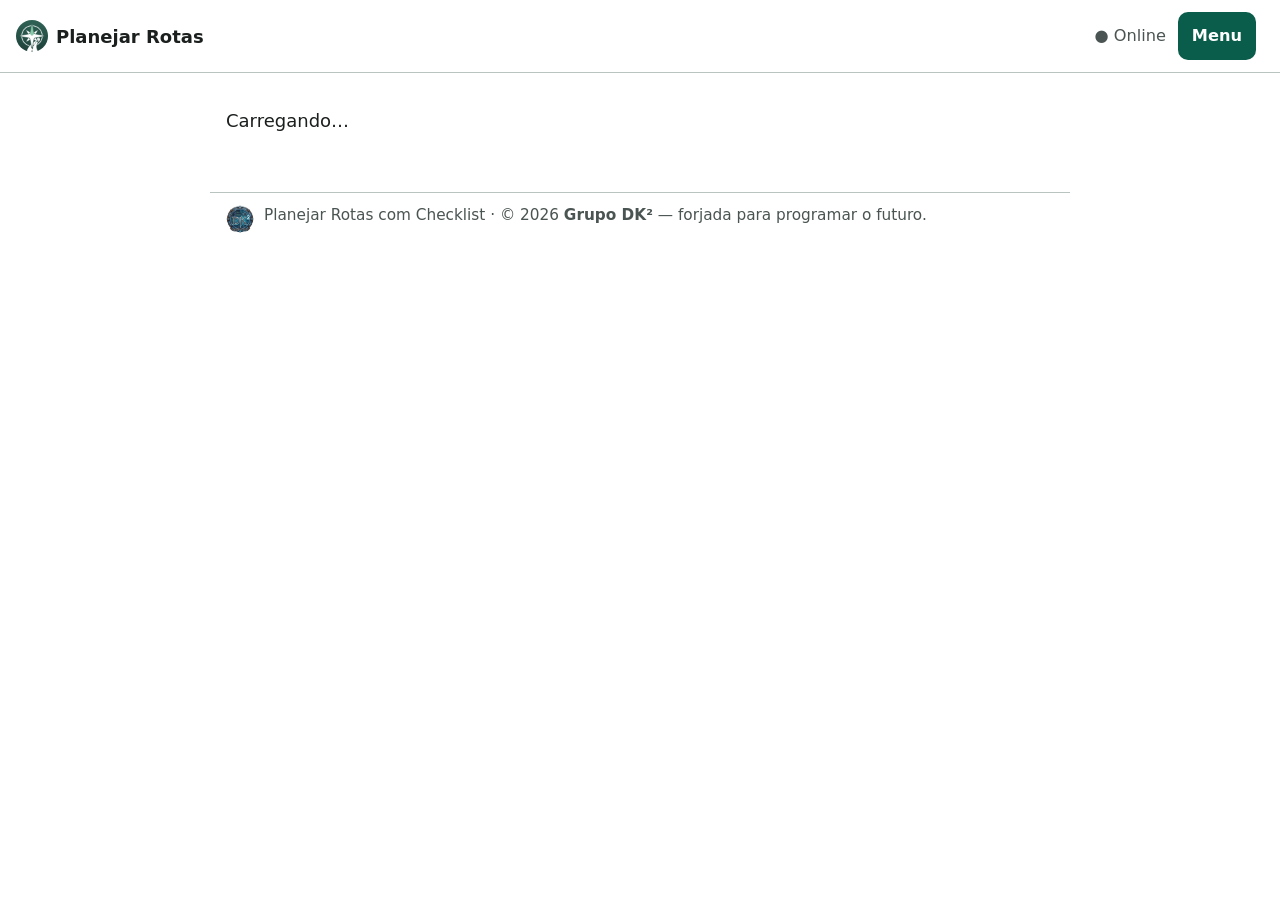
<file: site/index.html>
<!doctype html>
<!-- © 2026 Grupo DK² — Planejar Rotas com Checklist. Forjada para programar o futuro. -->
<html lang="pt-BR">
<head>
  <meta charset="utf-8">
  <meta name="author" content="Grupo DK²">
  <meta name="copyright" content="© 2026 Grupo DK²">
  <meta name="viewport" content="width=device-width, initial-scale=1">
  <meta http-equiv="Content-Security-Policy" content="default-src 'self'; script-src 'self'; style-src 'self'; img-src 'self' data:; connect-src 'self' https://routing.openstreetmap.de https://valhalla1.openstreetmap.de https://router.project-osrm.org https://photon.komoot.io https://nominatim.openstreetmap.org; worker-src 'self'; manifest-src 'self'; object-src 'none'; base-uri 'none'; form-action 'none'">
  <meta name="referrer" content="strict-origin-when-cross-origin">
  <meta name="theme-color" content="#0b5d4b">
  <title>Planejar Rotas com Checklist</title>
  <link rel="manifest" href="manifest.webmanifest">
  <link rel="icon" href="favicon.ico" sizes="48x48">
  <link rel="icon" href="icons/favicon-32.png" sizes="32x32" type="image/png">
  <link rel="icon" href="icons/favicon-16.png" sizes="16x16" type="image/png">
  <link rel="apple-touch-icon" href="icons/apple-touch-icon-180.png">
  <link rel="stylesheet" href="estilos.css">
  <script type="module" src="js/app.js"></script>
</head>
<body>
  <!-- Abertura: some sozinha (só CSS, funciona mesmo se o script falhar); tocar pula. -->
  <div id="abertura" class="abertura nao-imprimir" role="img" aria-label="Grupo DK² — forjada para programar o futuro. Planejar Rotas com Checklist.">
    <img src="icons/abertura-dk2.jpg" alt="" width="480" height="537">
    <p class="abertura-app">Planejar Rotas com Checklist</p>
  </div>
  <a class="pular" href="#principal">Pular para o conteúdo</a>
  <header class="topo nao-imprimir">
    <p class="marca"><img src="icons/icon-192.png" alt="" width="32" height="32" class="marca-logo"> Planejar Rotas</p>
    <p id="conexao" class="conexao" aria-live="polite"></p>
    <nav aria-label="Menu">
      <button type="button" class="botao pequeno" id="menu-botao" aria-expanded="false" aria-controls="menu">Menu</button>
      <ul id="menu" class="menu" hidden></ul>
    </nav>
  </header>
  <main id="principal" tabindex="-1">
    <noscript>Este app precisa de JavaScript.</noscript>
    <p>Carregando…</p>
  </main>
  <footer class="assinatura-dk2">
    <img src="icons/marca-dk2-192.png" alt="" width="28" height="28">
    <span>Planejar Rotas com Checklist · © 2026 <strong>Grupo DK²</strong> — forjada para programar o futuro.</span>
  </footer>
  <div id="anuncio" class="invisivel" aria-live="polite" role="status"></div>
</body>
</html>
</file>
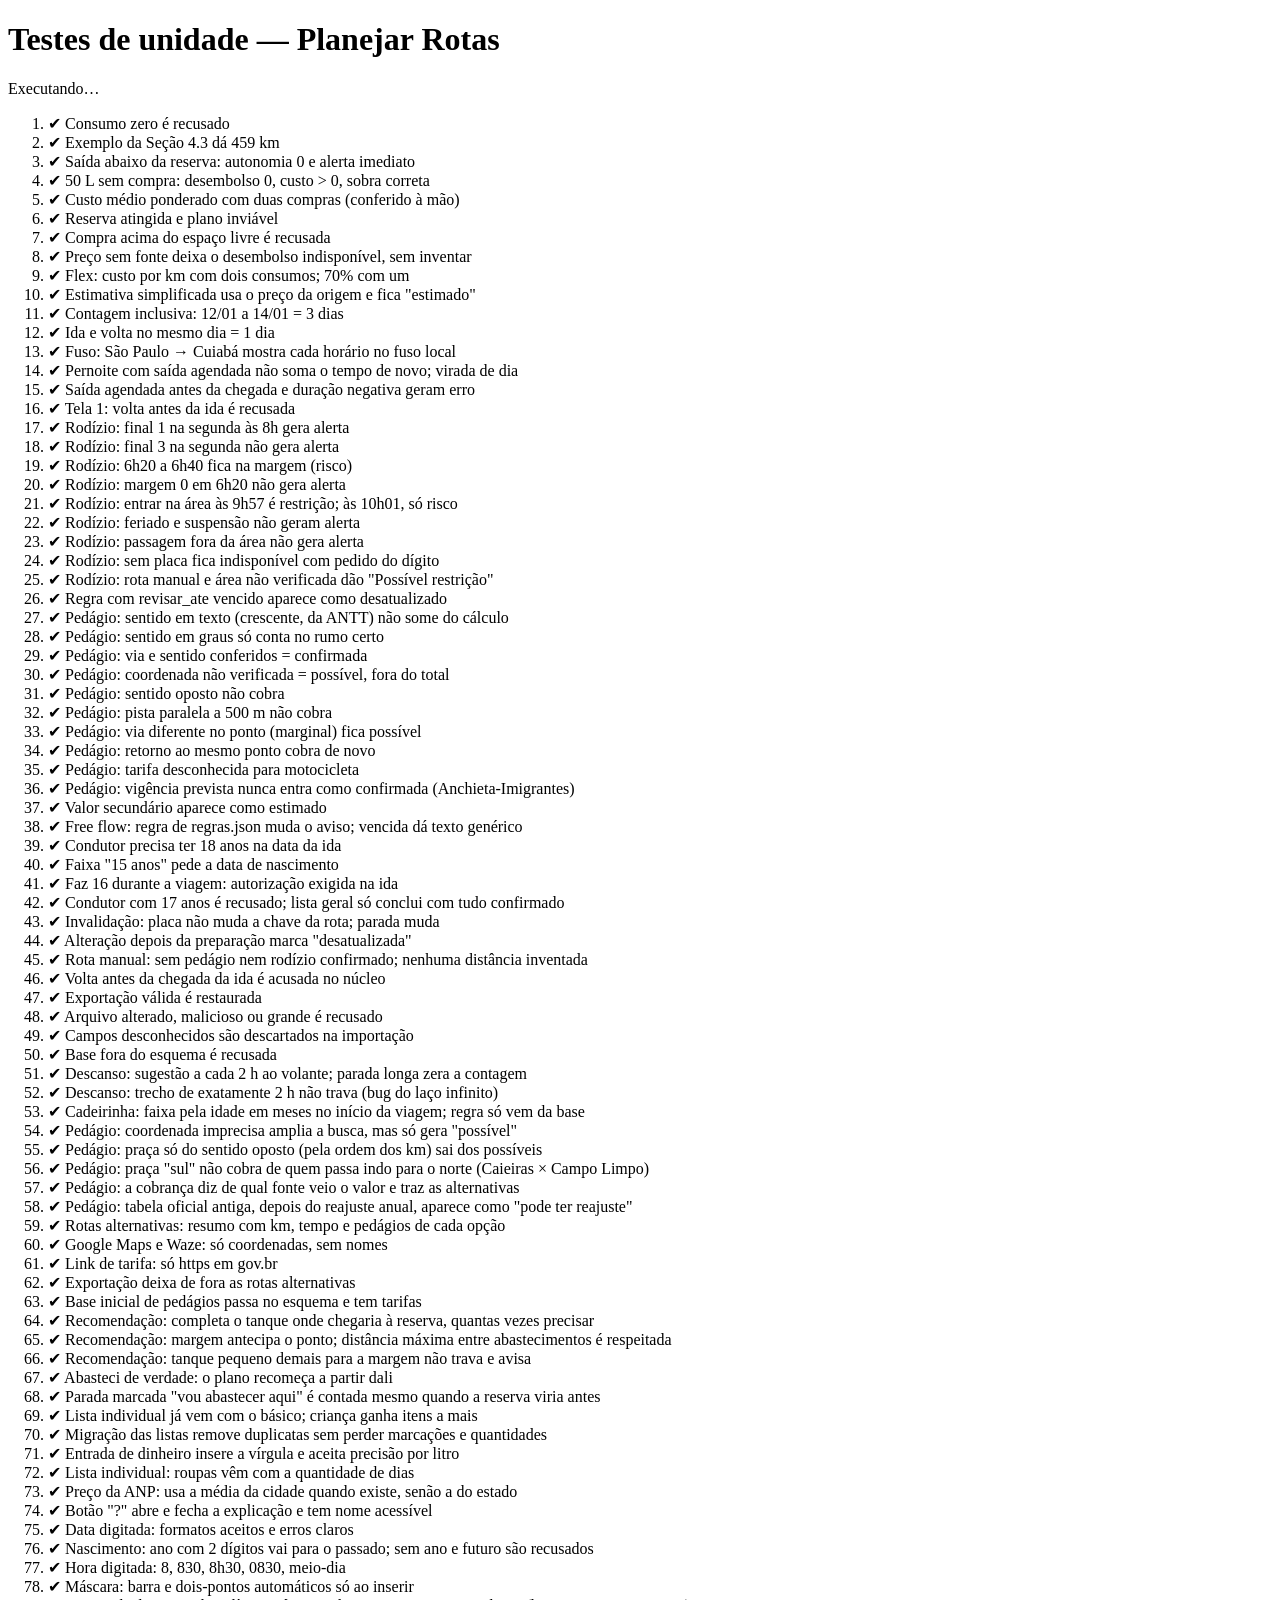
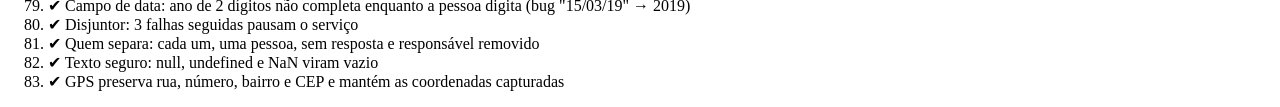
<file: testes/unidade/index.html>
<!doctype html>
<!-- © 2026 Grupo DK² — Planejar Rotas com Checklist. Forjada para programar o futuro. -->
<html lang="pt-BR">
<head>
  <meta charset="utf-8">
  <meta name="viewport" content="width=device-width, initial-scale=1">
  <title>Testes de unidade</title>
  <script type="module" src="executar.js"></script>
</head>
<body>
  <h1>Testes de unidade — Planejar Rotas</h1>
  <p id="resumo">Executando…</p>
  <ol id="lista"></ol>
</body>
</html>
</file>
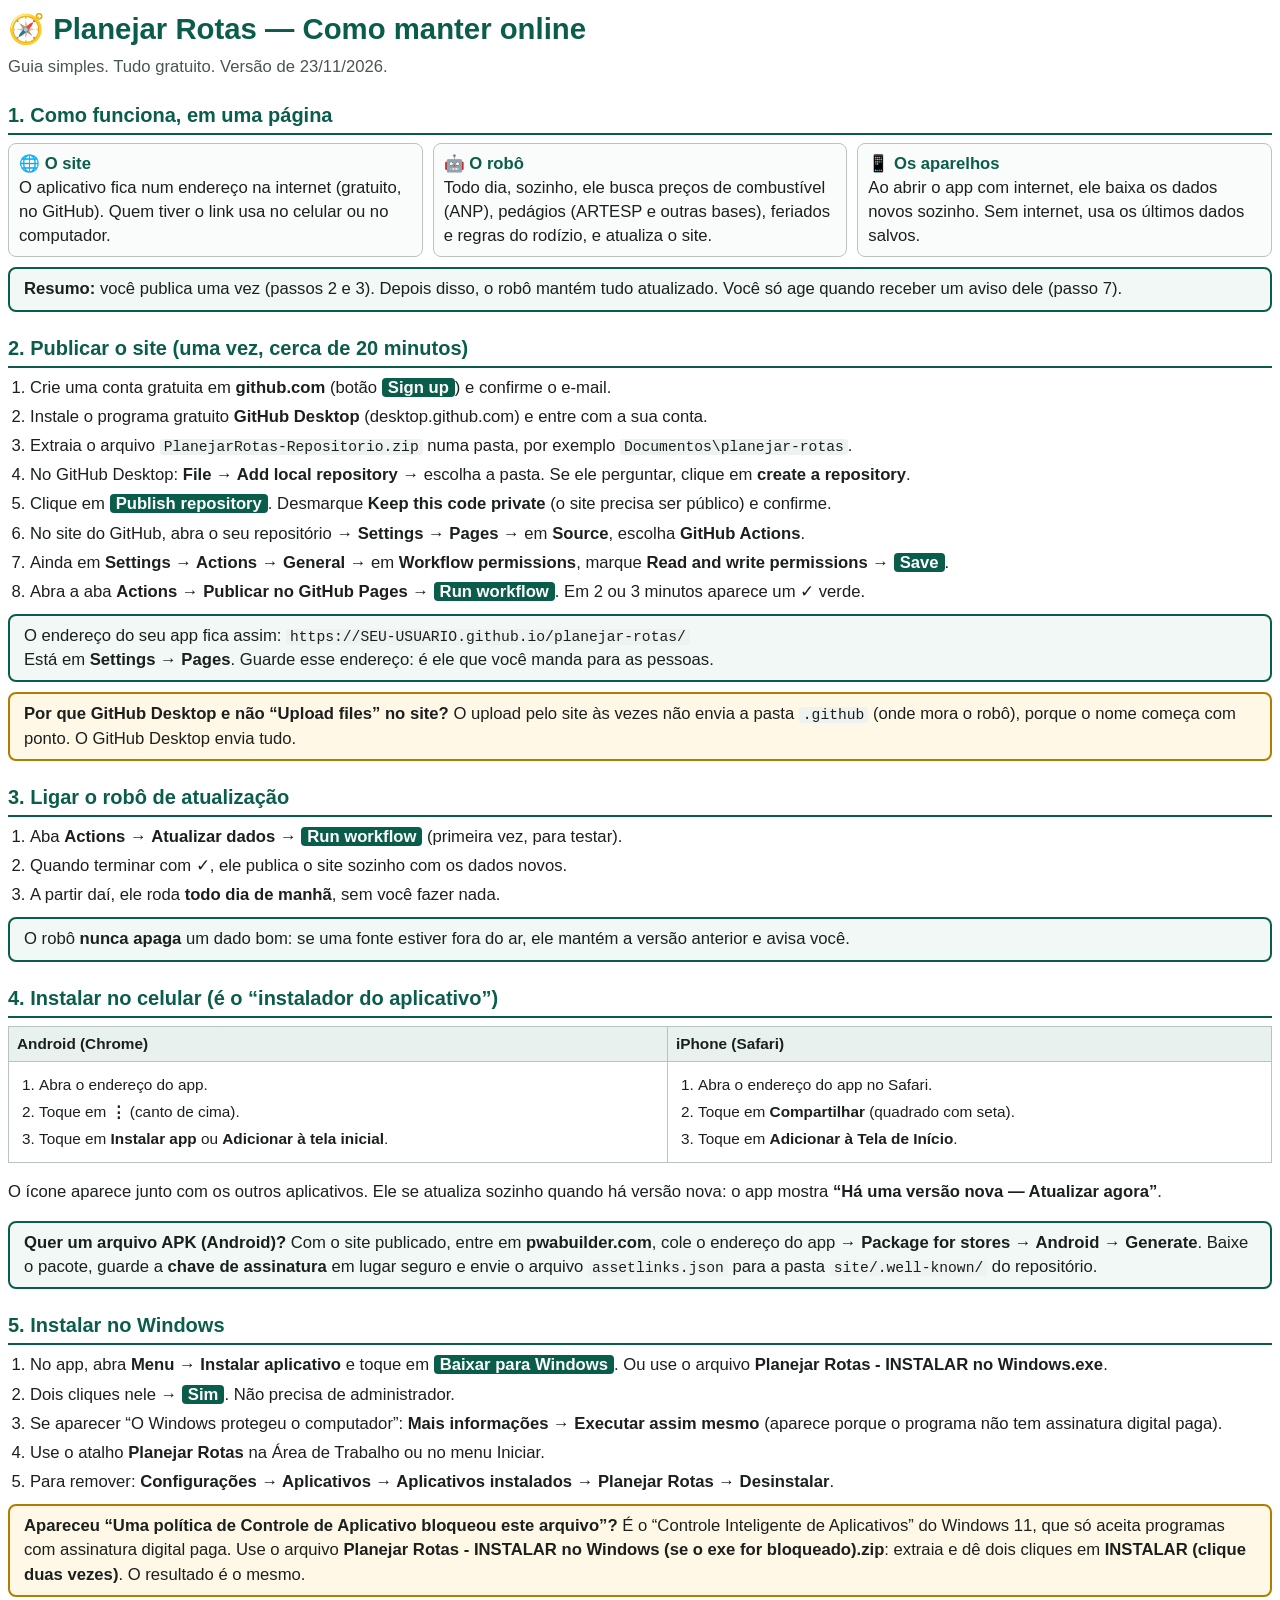
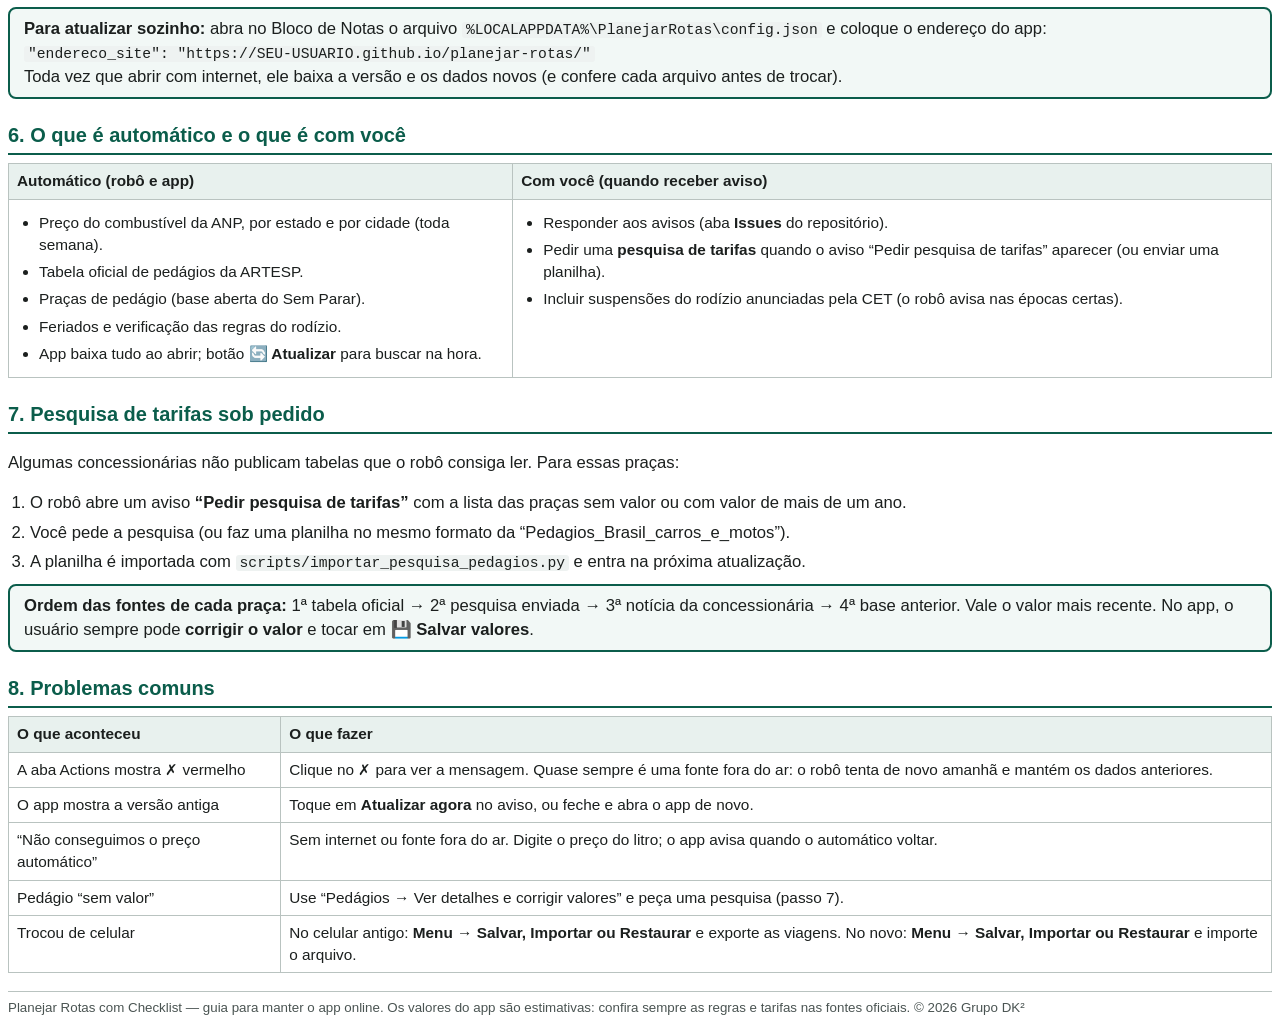
<file: docs/como-manter-online.html>
<!doctype html>
<!-- © 2026 Grupo DK² — Planejar Rotas com Checklist. Forjada para programar o futuro. -->
<html lang="pt-BR">
<head>
<meta charset="utf-8">
<title>Planejar Rotas — Como manter online</title>
<style>
  @page { size: A4; margin: 16mm 15mm; }
  body { font-family: "Segoe UI", Arial, sans-serif; font-size: 12.5pt; line-height: 1.45; color: #1b1f1e; }
  h1 { font-size: 22pt; color: #0b5d4b; margin: 0 0 4px; }
  h2 { font-size: 15pt; color: #0b5d4b; border-bottom: 2px solid #0b5d4b; padding-bottom: 3px; margin: 22px 0 8px; break-after: avoid; }
  .sub { color: #4a5452; margin: 0 0 14px; }
  ol, ul { padding-left: 22px; margin: 6px 0; }
  li { margin: 5px 0; }
  .caixa { border: 2px solid #0b5d4b; border-radius: 8px; padding: 8px 14px; margin: 10px 0; background: #f2f8f6; break-inside: avoid; }
  .atencao { border-color: #b07d00; background: #fff8e6; }
  .tres { display: flex; gap: 10px; margin: 8px 0; }
  .tres div { flex: 1; border: 1px solid #b9c3c0; border-radius: 8px; padding: 8px 10px; background: #fafcfb; }
  .tres strong { display: block; color: #0b5d4b; font-size: 12.5pt; }
  b.botao { background: #0b5d4b; color: #fff; padding: 0 6px; border-radius: 4px; font-weight: 600; white-space: nowrap; }
  code { background: #eef2f1; padding: 0 4px; border-radius: 3px; font-size: 11pt; }
  table { width: 100%; border-collapse: collapse; margin: 8px 0; font-size: 11.5pt; }
  th, td { border: 1px solid #b9c3c0; padding: 6px 8px; text-align: left; vertical-align: top; }
  th { background: #e8f1ee; }
  .pagina { break-before: page; }
  footer { margin-top: 18px; font-size: 10pt; color: #4a5452; border-top: 1px solid #b9c3c0; padding-top: 6px; }
</style>
</head>
<body>

<h1>🧭 Planejar Rotas — Como manter online</h1>
<p class="sub">Guia simples. Tudo gratuito. Versão de 23/11/2026.</p>

<h2>1. Como funciona, em uma página</h2>
<div class="tres">
  <div><strong>🌐 O site</strong>O aplicativo fica num endereço na internet (gratuito, no GitHub). Quem tiver o link usa no celular ou no computador.</div>
  <div><strong>🤖 O robô</strong>Todo dia, sozinho, ele busca preços de combustível (ANP), pedágios (ARTESP e outras bases), feriados e regras do rodízio, e atualiza o site.</div>
  <div><strong>📱 Os aparelhos</strong>Ao abrir o app com internet, ele baixa os dados novos sozinho. Sem internet, usa os últimos dados salvos.</div>
</div>
<div class="caixa"><b>Resumo:</b> você publica uma vez (passos 2 e 3). Depois disso, o robô mantém tudo atualizado. Você só age quando receber um aviso dele (passo 7).</div>

<h2>2. Publicar o site (uma vez, cerca de 20 minutos)</h2>
<ol>
  <li>Crie uma conta gratuita em <b>github.com</b> (botão <b class="botao">Sign up</b>) e confirme o e-mail.</li>
  <li>Instale o programa gratuito <b>GitHub Desktop</b> (desktop.github.com) e entre com a sua conta.</li>
  <li>Extraia o arquivo <code>PlanejarRotas-Repositorio.zip</code> numa pasta, por exemplo <code>Documentos\planejar-rotas</code>.</li>
  <li>No GitHub Desktop: <b>File → Add local repository</b> → escolha a pasta. Se ele perguntar, clique em <b>create a repository</b>.</li>
  <li>Clique em <b class="botao">Publish repository</b>. Desmarque <b>Keep this code private</b> (o site precisa ser público) e confirme.</li>
  <li>No site do GitHub, abra o seu repositório → <b>Settings → Pages</b> → em <b>Source</b>, escolha <b>GitHub Actions</b>.</li>
  <li>Ainda em <b>Settings → Actions → General</b> → em <b>Workflow permissions</b>, marque <b>Read and write permissions</b> → <b class="botao">Save</b>.</li>
  <li>Abra a aba <b>Actions</b> → <b>Publicar no GitHub Pages</b> → <b class="botao">Run workflow</b>. Em 2 ou 3 minutos aparece um ✓ verde.</li>
</ol>
<div class="caixa">O endereço do seu app fica assim: <code>https://SEU-USUARIO.github.io/planejar-rotas/</code><br>
Está em <b>Settings → Pages</b>. Guarde esse endereço: é ele que você manda para as pessoas.</div>
<div class="caixa atencao"><b>Por que GitHub Desktop e não “Upload files” no site?</b> O upload pelo site às vezes não envia a pasta <code>.github</code> (onde mora o robô), porque o nome começa com ponto. O GitHub Desktop envia tudo.</div>

<h2>3. Ligar o robô de atualização</h2>
<ol>
  <li>Aba <b>Actions</b> → <b>Atualizar dados</b> → <b class="botao">Run workflow</b> (primeira vez, para testar).</li>
  <li>Quando terminar com ✓, ele publica o site sozinho com os dados novos.</li>
  <li>A partir daí, ele roda <b>todo dia de manhã</b>, sem você fazer nada.</li>
</ol>
<div class="caixa">O robô <b>nunca apaga</b> um dado bom: se uma fonte estiver fora do ar, ele mantém a versão anterior e avisa você.</div>

<h2 class="pagina">4. Instalar no celular (é o “instalador do aplicativo”)</h2>
<table>
  <tr><th>Android (Chrome)</th><th>iPhone (Safari)</th></tr>
  <tr>
    <td><ol><li>Abra o endereço do app.</li><li>Toque em <b>⋮</b> (canto de cima).</li><li>Toque em <b>Instalar app</b> ou <b>Adicionar à tela inicial</b>.</li></ol></td>
    <td><ol><li>Abra o endereço do app no Safari.</li><li>Toque em <b>Compartilhar</b> (quadrado com seta).</li><li>Toque em <b>Adicionar à Tela de Início</b>.</li></ol></td>
  </tr>
</table>
<p>O ícone aparece junto com os outros aplicativos. Ele se atualiza sozinho quando há versão nova: o app mostra <b>“Há uma versão nova — Atualizar agora”</b>.</p>
<div class="caixa"><b>Quer um arquivo APK (Android)?</b> Com o site publicado, entre em <b>pwabuilder.com</b>, cole o endereço do app → <b>Package for stores → Android → Generate</b>. Baixe o pacote, guarde a <b>chave de assinatura</b> em lugar seguro e envie o arquivo <code>assetlinks.json</code> para a pasta <code>site/.well-known/</code> do repositório.</div>

<h2>5. Instalar no Windows</h2>
<ol>
  <li>No app, abra <b>Menu → Instalar aplicativo</b> e toque em <b class="botao">Baixar para Windows</b>. Ou use o arquivo <b>Planejar Rotas - INSTALAR no Windows.exe</b>.</li><li>Dois cliques nele → <b class="botao">Sim</b>. Não precisa de administrador.</li>
  <li>Se aparecer “O Windows protegeu o computador”: <b>Mais informações → Executar assim mesmo</b> (aparece porque o programa não tem assinatura digital paga).</li>
  <li>Use o atalho <b>Planejar Rotas</b> na Área de Trabalho ou no menu Iniciar.</li>
  <li>Para remover: <b>Configurações → Aplicativos → Aplicativos instalados → Planejar Rotas → Desinstalar</b>.</li>
</ol>
<div class="caixa atencao"><b>Apareceu “Uma política de Controle de Aplicativo bloqueou este arquivo”?</b> É o “Controle Inteligente de Aplicativos” do Windows 11, que só aceita programas com assinatura digital paga. Use o arquivo <b>Planejar Rotas - INSTALAR no Windows (se o exe for bloqueado).zip</b>: extraia e dê dois cliques em <b>INSTALAR (clique duas vezes)</b>. O resultado é o mesmo.</div>
<div class="caixa"><b>Para atualizar sozinho:</b> abra no Bloco de Notas o arquivo <code>%LOCALAPPDATA%\PlanejarRotas\config.json</code> e coloque o endereço do app:<br>
<code>"endereco_site": "https://SEU-USUARIO.github.io/planejar-rotas/"</code><br>
Toda vez que abrir com internet, ele baixa a versão e os dados novos (e confere cada arquivo antes de trocar).</div>

<h2>6. O que é automático e o que é com você</h2>
<table>
  <tr><th>Automático (robô e app)</th><th>Com você (quando receber aviso)</th></tr>
  <tr>
    <td><ul>
      <li>Preço do combustível da ANP, por estado e por cidade (toda semana).</li>
      <li>Tabela oficial de pedágios da ARTESP.</li>
      <li>Praças de pedágio (base aberta do Sem Parar).</li>
      <li>Feriados e verificação das regras do rodízio.</li>
      <li>App baixa tudo ao abrir; botão <b>🔄 Atualizar</b> para buscar na hora.</li>
    </ul></td>
    <td><ul>
      <li>Responder aos avisos (aba <b>Issues</b> do repositório).</li>
      <li>Pedir uma <b>pesquisa de tarifas</b> quando o aviso “Pedir pesquisa de tarifas” aparecer (ou enviar uma planilha).</li>
      <li>Incluir suspensões do rodízio anunciadas pela CET (o robô avisa nas épocas certas).</li>
    </ul></td>
  </tr>
</table>

<h2 class="pagina">7. Pesquisa de tarifas sob pedido</h2>
<p>Algumas concessionárias não publicam tabelas que o robô consiga ler. Para essas praças:</p>
<ol>
  <li>O robô abre um aviso <b>“Pedir pesquisa de tarifas”</b> com a lista das praças sem valor ou com valor de mais de um ano.</li>
  <li>Você pede a pesquisa (ou faz uma planilha no mesmo formato da “Pedagios_Brasil_carros_e_motos”).</li>
  <li>A planilha é importada com <code>scripts/importar_pesquisa_pedagios.py</code> e entra na próxima atualização.</li>
</ol>
<div class="caixa"><b>Ordem das fontes de cada praça:</b> 1ª tabela oficial → 2ª pesquisa enviada → 3ª notícia da concessionária → 4ª base anterior. Vale o valor mais recente. No app, o usuário sempre pode <b>corrigir o valor</b> e tocar em <b>💾 Salvar valores</b>.</div>

<h2>8. Problemas comuns</h2>
<table>
  <tr><th>O que aconteceu</th><th>O que fazer</th></tr>
  <tr><td>A aba Actions mostra ✗ vermelho</td><td>Clique no ✗ para ver a mensagem. Quase sempre é uma fonte fora do ar: o robô tenta de novo amanhã e mantém os dados anteriores.</td></tr>
  <tr><td>O app mostra a versão antiga</td><td>Toque em <b>Atualizar agora</b> no aviso, ou feche e abra o app de novo.</td></tr>
  <tr><td>“Não conseguimos o preço automático”</td><td>Sem internet ou fonte fora do ar. Digite o preço do litro; o app avisa quando o automático voltar.</td></tr>
  <tr><td>Pedágio “sem valor”</td><td>Use “Pedágios → Ver detalhes e corrigir valores” e peça uma pesquisa (passo 7).</td></tr>
  <tr><td>Trocou de celular</td><td>No celular antigo: <b>Menu → Salvar, Importar ou Restaurar</b> e exporte as viagens. No novo: <b>Menu → Salvar, Importar ou Restaurar</b> e importe o arquivo.</td></tr>
</table>

<footer>Planejar Rotas com Checklist — guia para manter o app online. Os valores do app são estimativas: confira sempre as regras e tarifas nas fontes oficiais. © 2026 Grupo DK²</footer>
</body>
</html>
</file>
<file: site/estilos.css>
/* © 2026 Grupo DK² — Planejar Rotas com Checklist. Forjada para programar o futuro. */
:root {
  --fundo: #ffffff; --texto: #1b1f1e; --suave: #4a5452; --borda: #b9c3c0; --cartao: #f4f7f6;
  --primaria: #0b5d4b; --primaria-texto: #ffffff; --foco: #1a56db;
  --ok: #0f6b2f; --estimado: #6b4e00; --aviso-fundo: #fff4d6; --erro: #a4161a; --erro-fundo: #fde8e8; --manual: #3d3a8c;
  --raio: 10px;
  color-scheme: light dark;
}
@media (prefers-color-scheme: dark) {
  :root:not([data-theme="light"]) {
    --fundo: #121615; --texto: #e8eeec; --suave: #b2bdb9; --borda: #4a5653; --cartao: #1c2321;
    --primaria: #5fd0b0; --primaria-texto: #08211b; --foco: #8ab4ff;
    --ok: #7bdc9b; --estimado: #f0c860; --aviso-fundo: #3a3016; --erro: #ff8a8a; --erro-fundo: #3a1a1a; --manual: #b8b4ff;
  }
}
:root[data-theme="dark"] {
  --fundo: #121615; --texto: #e8eeec; --suave: #b2bdb9; --borda: #4a5653; --cartao: #1c2321;
  --primaria: #5fd0b0; --primaria-texto: #08211b; --foco: #8ab4ff;
  --ok: #7bdc9b; --estimado: #f0c860; --aviso-fundo: #3a3016; --erro: #ff8a8a; --erro-fundo: #3a1a1a; --manual: #b8b4ff;
}
* { box-sizing: border-box; }
html { font-size: 106.25%; }
body { margin: 0; background: var(--fundo); color: var(--texto); font-family: system-ui, -apple-system, "Segoe UI", Roboto, sans-serif; line-height: 1.5; }
main { max-width: 860px; margin: 0 auto; padding: 16px; }
main:focus { outline: none; }
.estreito { max-width: 640px; }
h1 { font-size: 1.6rem; margin: .4em 0; }
h2 { font-size: 1.25rem; margin: 1em 0 .4em; }
h3 { font-size: 1.05rem; margin: .6em 0 .3em; }
a { color: var(--primaria); }
:focus-visible { outline: 3px solid var(--foco); outline-offset: 2px; }

.pular { position: absolute; left: -9999px; }
.pular:focus { left: 8px; top: 8px; background: var(--fundo); padding: 8px; z-index: 10; }
.invisivel { position: absolute; width: 1px; height: 1px; overflow: hidden; clip: rect(0 0 0 0); white-space: nowrap; }

.topo { display: flex; align-items: center; gap: 12px; padding: 8px 16px; border-bottom: 1px solid var(--borda); position: relative; flex-wrap: wrap; }
.marca { font-weight: 700; margin: 0; flex: 1; }
.conexao { margin: 0; color: var(--suave); font-size: .9rem; }
.menu { position: absolute; right: 16px; top: 100%; list-style: none; margin: 4px 0 0; padding: 8px; background: var(--fundo); border: 1px solid var(--borda); border-radius: var(--raio); z-index: 5; min-width: 260px; box-shadow: 0 4px 16px rgba(0,0,0,.15); }
.item-menu { width: 100%; text-align: left; margin: 2px 0; background: transparent; color: var(--texto); border: none; }
.item-menu:hover { background: var(--cartao); }

.botao { min-height: 48px; min-width: 48px; padding: 10px 18px; border-radius: var(--raio); border: 2px solid var(--primaria); background: var(--primaria); color: var(--primaria-texto); font: inherit; font-weight: 600; cursor: pointer; margin: 4px 8px 4px 0; }
.botao.secundario { background: transparent; color: var(--primaria); }
.botao.perigo { background: transparent; color: var(--erro); border-color: var(--erro); }
.botao.pequeno { padding: 6px 12px; font-size: .9rem; }
.botao[disabled] { opacity: .5; cursor: not-allowed; }
.botao.resultado { width: 100%; text-align: left; background: var(--cartao); color: var(--texto); border-color: var(--borda); font-weight: 400; }

.campo { margin: 12px 0; display: flex; flex-direction: column; gap: 4px; }
.campo label, .rotulo-campo { font-weight: 600; margin: 0; }
.campo input:not([type="checkbox"]), .campo select, .linha-busca input { min-height: 48px; padding: 8px 12px; font: inherit; color: var(--texto); background: var(--fundo); border: 2px solid var(--borda); border-radius: var(--raio); width: 100%; }
.campo input[aria-invalid="true"], .campo select[aria-invalid="true"] { border-color: var(--erro); }
.campo-check { flex-direction: row; align-items: center; flex-wrap: wrap; gap: 10px; }
.campo-check input { width: 28px; height: 28px; margin: 10px; accent-color: var(--primaria); }
.campo-check label { font-weight: 400; flex: 1; }
.ajuda { color: var(--suave); font-size: .92rem; margin: 2px 0; }
.erro { color: var(--erro); font-weight: 600; margin: 4px 0; }
.aviso { background: var(--aviso-fundo); padding: 8px 12px; border-radius: var(--raio); margin: 6px 0; }
.erros { background: var(--erro-fundo); padding: 8px 12px; border-radius: var(--raio); }
.linha { display: grid; grid-template-columns: repeat(auto-fit, minmax(220px, 1fr)); gap: 0 16px; }
.linha-busca { display: flex; gap: 8px; align-items: center; }
.linha-busca input { flex: 1; }
fieldset { border: 1px solid var(--borda); border-radius: var(--raio); margin: 12px 0; padding: 4px 16px; }
legend { font-weight: 700; padding: 0 6px; }

.cartao { background: var(--cartao); border: 1px solid var(--borda); border-radius: var(--raio); padding: 12px 16px; margin: 12px 0; }
.lista-cartoes { list-style: none; padding: 0; margin: 0; }
.resultados { list-style: none; padding: 0; margin: 4px 0; }
.lugar-escolhido { font-size: 1.05rem; margin: 2px 0; }
.acoes { display: flex; flex-wrap: wrap; align-items: center; }
.checklist { list-style: none; padding: 0; }
.checklist li { display: flex; align-items: center; justify-content: space-between; border-bottom: 1px solid var(--borda); }
.checklist .campo { margin: 0; flex: 1; }
.progresso { margin: 4px 0 0; color: var(--suave); font-weight: 600; }
progress { width: 100%; height: 10px; accent-color: var(--primaria); }
.navegacao { display: flex; justify-content: space-between; border-top: 1px solid var(--borda); margin-top: 24px; padding-top: 12px; }
.navegacao .botao:only-child { margin-left: auto; }
.resumo { font-weight: 600; }
.destaque { font-size: 1.1rem; font-weight: 600; }

.selo { display: inline-block; padding: 1px 8px; border-radius: 999px; font-size: .85rem; font-weight: 700; border: 1.5px solid currentColor; white-space: nowrap; }
.selo-confirmado, .selo-confirmada, .selo-atualizado, .selo-listaconcluda { color: var(--ok); }
.selo-estimado, .selo-possvelpedgio, .selo-salvo { color: var(--estimado); }
.selo-manual { color: var(--manual); }
.selo-foradosentidoprovvel { color: var(--suave); }
.selo-desatualizado, .selo-preparaodesatualizada { color: var(--estimado); }
.selo-indisponvel, .selo-desconhecida, .selo-semrota, .selo-pendente { color: var(--erro); }

.bloco { border-top: 1px solid var(--borda); padding-top: 4px; }
.bloco-topo { display: flex; justify-content: space-between; align-items: center; gap: 8px; }
.aviso-curto { border-left: 4px solid var(--primaria); padding: 6px 12px; background: var(--cartao); }
table { border-collapse: collapse; width: 100%; margin: 8px 0; font-size: .92rem; display: block; overflow-x: auto; }
caption { text-align: left; font-weight: 700; padding: 4px 0; }
th, td { border: 1px solid var(--borda); padding: 6px 8px; text-align: left; vertical-align: top; }
th { background: var(--cartao); }
.tres-numeros { display: grid; grid-template-columns: auto 1fr; gap: 4px 16px; }
.tres-numeros dt { font-weight: 600; }
.tres-numeros dd { margin: 0; }
.esboco svg { width: 100%; height: auto; background: var(--cartao); border-radius: var(--raio); }
.traco { fill: none; stroke-width: 3; stroke-linejoin: round; }
.traco-ida { stroke: var(--primaria); }
.traco-volta { stroke: var(--estimado); stroke-dasharray: 8 6; }
.alternativas ul { padding-left: 20px; }
.alternativas li { margin: 6px 0; }
.alt-escolhida { font-weight: 600; }
a.botao { display: inline-flex; align-items: center; text-decoration: none; }
.inventario { padding-left: 20px; }
.inventario li { margin: 6px 0; }
.termos p { margin: 8px 0; }
.so-imprimir { display: none; }

/* Componentes para quem tem pouca prática com apps */
html { font-size: 112.5%; }
.escolha { border: none; padding: 0; margin: 16px 0; }
.escolha legend { font-weight: 700; font-size: 1.05rem; margin-bottom: 6px; }
.escolha-opcoes { display: grid; grid-template-columns: repeat(auto-fit, minmax(140px, 1fr)); gap: 8px; }
.escolha-opcao { display: flex; align-items: center; gap: 10px; min-height: 56px; padding: 10px 14px; border: 2px solid var(--borda); border-radius: var(--raio); cursor: pointer; background: var(--fundo); }
.escolha-opcao:has(input:checked) { border-color: var(--primaria); background: var(--cartao); font-weight: 700; }
.escolha-opcao input { width: 24px; height: 24px; accent-color: var(--primaria); flex-shrink: 0; }
.escolha-texto small { display: block; font-weight: 400; color: var(--suave); }
.eco { color: var(--ok); font-weight: 600; margin: 2px 0; min-height: 1.2em; }
.seletor-nativo { position: absolute; width: 1px; height: 1px; opacity: 0; pointer-events: none; }
.botao.largo { width: 100%; margin: 8px 0; min-height: 56px; font-size: 1.05rem; }
.botao.icone { min-width: 48px; padding: 8px; }
.botoes-grandes { display: grid; gap: 8px; margin: 16px 0; }
.recolhido { border: 1px solid var(--borda); border-radius: var(--raio); margin: 12px 0; padding: 0 12px; }
.recolhido > summary { min-height: 48px; display: flex; align-items: center; cursor: pointer; font-weight: 600; color: var(--primaria); }
.rotulo-grande { font-size: 1.15rem; font-weight: 700; }
.intro { font-size: 1.05rem; }
.lugar-escolhido { display: flex; align-items: center; justify-content: space-between; gap: 8px; flex-wrap: wrap; }
.grupo legend { font-size: 1.05rem; }

.onde-abastecer { border: 2px solid var(--borda); border-radius: var(--raio); padding: 4px 16px 12px; margin: 12px 0; }
.lista-abastecer { list-style: none; padding: 0; margin: 4px 0; }
.lista-abastecer > li { padding: 8px 0; border-bottom: 1px solid var(--borda); }
.form-abasteci { background: var(--cartao); border-radius: var(--raio); padding: 4px 12px; margin-top: 8px; }
dialog.aviso-versao {
  width: min(34rem, calc(100% - 2rem)); max-height: calc(100% - 2rem);
  margin: auto; padding: clamp(1.25rem, 5vw, 2.25rem); text-align: center;
  background: var(--fundo); color: var(--texto); border: 2px solid var(--primaria);
  border-radius: var(--raio); box-shadow: 0 16px 50px rgba(0,0,0,.32);
}
.aviso-versao::backdrop { background: rgba(0,0,0,.55); }
.aviso-versao h2 { font-size: clamp(1.6rem, 5vw, 2.25rem); margin: 0 0 .8rem; }
.aviso-versao-acoes { display: grid; gap: .75rem; margin-top: 1.5rem; }
.aviso-versao-acoes > .botao:first-child { min-height: 3.5rem; font-size: 1.18rem; }
.cartao-caminho { border: 1px solid var(--borda); border-radius: var(--raio); padding: 4px 16px 12px; margin: 12px 0; background: var(--fundo); }
.caminho-titulo { font-size: 1.15rem; margin-top: 10px; }
.caminho-numeros { font-size: 1.3rem; font-weight: 800; margin: 4px 0; }
.opcoes-rota { display: grid; gap: 8px; margin: 12px 0; }
.opcao-rota { display: grid; gap: 4px; text-align: left; width: 100%; padding: 12px 14px; border: 2px solid var(--borda); border-radius: var(--raio); background: var(--fundo); color: var(--texto); font: inherit; cursor: pointer; min-height: 56px; }
.opcao-rota:hover { border-color: var(--primaria); }
.opcao-rota.escolhida { border-color: var(--primaria); background: var(--cartao); cursor: default; }
.opcao-titulo { font-weight: 800; }
.opcao-numeros { font-size: 1.05rem; }
.opcao-etiquetas { display: flex; flex-wrap: wrap; gap: 6px; }
.etiqueta { font-size: .85rem; padding: 2px 8px; border-radius: 999px; background: var(--cartao); border: 1px solid var(--borda); }
.opcao-estado { font-weight: 700; color: var(--primaria); }
.botoes-navegar { display: grid; grid-template-columns: 1fr 1fr; gap: 8px; margin-top: 8px; }
.botoes-navegar .botao { justify-content: center; margin: 0; }
.nota-tecnica { font-size: .85rem; color: var(--suave); margin-top: 8px; }
@media (max-width: 420px) { .botoes-navegar { grid-template-columns: 1fr; } }
.abas { display: grid; grid-template-columns: 1fr 1fr; gap: 6px; margin: 8px 0 16px; }
.abas .botao { margin: 0; background: var(--fundo); color: var(--primaria); }
.abas .botao.ativa { background: var(--primaria); color: var(--primaria-texto); }
.pessoa-compacta { display: flex; justify-content: space-between; align-items: center; gap: 10px; padding: 10px 14px; }
.aviso-mini { color: var(--estimado); font-weight: 600; font-size: .9rem; }
.checklist li { gap: 6px; }
.qtd { width: 64px !important; min-height: 44px; padding: 6px; text-align: center; font: inherit; border: 2px solid var(--borda); border-radius: var(--raio); background: var(--fundo); color: var(--texto); }
.corrigir-pedagios { background: var(--cartao); border-radius: var(--raio); padding: 4px 14px 12px; margin: 8px 0 16px; }
.lista-corrigir { list-style: none; padding: 0; margin: 0; }
.lista-corrigir li { display: flex; justify-content: space-between; align-items: center; gap: 10px; padding: 8px 0; border-bottom: 1px solid var(--borda); }
.lista-corrigir li.sem-valor label small { color: var(--erro); font-weight: 600; }
.lista-corrigir label { flex: 1; font-weight: 600; }
.lista-corrigir label small { display: block; font-weight: 400; color: var(--suave); }
.valor-pedagio { width: 96px; min-height: 44px; padding: 6px 8px; text-align: right; font: inherit; border: 2px solid var(--borda); border-radius: var(--raio); background: var(--fundo); color: var(--texto); }
.pedagio-valor .fonte-valor { color: var(--suave); }
.consultar a { font-weight: 600; }
.atualizar { margin: 8px 0; }
.atualizar .botao { margin-top: 4px; }
.linha-menor { display: block; font-size: .9rem; color: var(--suave); margin-top: 2px; }
.lista-pedagios { list-style: none; padding: 0; margin: 4px 0 12px; }
.pedagio { display: flex; justify-content: space-between; gap: 12px; padding: 8px 0; border-bottom: 1px solid var(--borda); }
.pedagio-valor { font-weight: 700; white-space: nowrap; text-align: right; }
.pedagio-valor small { display: block; font-weight: 400; color: var(--estimado); }
.explicacao { background: var(--cartao); border-left: 4px solid var(--primaria); border-radius: 6px; padding: 4px 12px; margin: 4px 0 8px; }
.botao-explica { width: 32px; height: 32px; min-width: 32px; border-radius: 50%; border: 2px solid var(--primaria); background: var(--fundo); color: var(--primaria); font-weight: 800; font-size: 1rem; cursor: pointer; margin-left: 8px; padding: 0; position: relative; }
.botao-explica::after { content: ''; position: absolute; inset: -8px; } /* área de toque de 48 px */
.rotulo-linha { display: flex; align-items: center; justify-content: space-between; gap: 8px; }
.lista-simples { list-style: none; }
.lista-simples li { margin: 10px 0; line-height: 1.45; }

/* Resumo da viagem (tela 6) */
.resumo-cartao { background: var(--cartao); border: 2px solid var(--primaria); border-radius: var(--raio); padding: 12px 16px; margin: 12px 0; }
.resumo-cartao h2 { margin-top: 4px; }
.resumo-linha { margin: 10px 0; line-height: 1.45; }
.resumo-numeros { display: grid; grid-template-columns: max-content 1fr; gap: 6px 14px; margin: 12px 0 4px; }
.resumo-numeros dt { font-weight: 700; }
.resumo-numeros dd { margin: 0; }
.conferir { margin: 16px 0; }
.lista-conferir { list-style: none; padding: 0; margin: 0; }
.lista-conferir li { padding: 10px 12px; border-radius: var(--raio); margin: 6px 0; }
.lista-conferir li.aviso { background: var(--aviso-fundo); font-weight: 400; }
.lista-conferir li.erro { background: var(--erro-fundo); }
.acoes-principais { margin: 16px 0; }
.titulo-detalhes { font-size: 1.05rem; color: var(--suave); margin-top: 24px; }
.recolhido .bloco { border-top: none; }
@media (max-width: 560px) {
  .resumo-numeros { grid-template-columns: 1fr; gap: 0 0; }
  .resumo-numeros dd { margin-bottom: 8px; }
}
@media print {
  .resumo-cartao { border: 1px solid #000; }
  .recolhido { border: none; padding: 0; }
  .recolhido > summary { display: none; }
}

@media (max-width: 560px) {
  main { padding: 16px; }
  .navegacao { position: sticky; bottom: 0; background: var(--fundo); }
  .tres-numeros { grid-template-columns: 1fr; }
}

@media print {
  @page { size: A4; margin: 14mm; }
  :root { --fundo: #fff; --texto: #000; --suave: #333; --cartao: #fff; }
  .nao-imprimir, .topo, .botao, .navegacao, details > summary ~ .nao-imprimir { display: none !important; }
  .so-imprimir { display: block; border-top: 1px solid #000; margin-top: 16px; font-size: .85rem; }
  body { font-size: 11pt; }
  table { display: table; font-size: 9.5pt; }
  .bloco { break-inside: avoid-page; }
  details { display: block; }
  details > * { display: block; }
}

.folha-checklist { display: none; }
@media print {
  body.imprimindo-checklist > :not(.folha-checklist) { display: none !important; }
  body.imprimindo-checklist > .folha-checklist { display: block; }
  .folha-checklist ul { list-style: none; margin: 0; padding: 0; }
  .folha-checklist li {
    display: grid; grid-template-columns: max-content 1fr max-content; gap: 8pt;
    align-items: baseline; padding: 6pt 0; border-bottom: 1px solid #bbb; break-inside: avoid;
  }
  .marca-checklist {
    width: 12pt; height: 12pt; border: 1px solid #000;
    display: inline-grid; place-items: center; line-height: 1;
  }
  .quantidade-checklist { white-space: nowrap; }
}

/* Comparar viagens e custos do ano */
.tabela-rolagem { overflow-x: auto; margin: 8px 0; }
.tabela-comparar { border-collapse: collapse; width: 100%; min-width: 640px; font-size: .95rem; }
.tabela-comparar th, .tabela-comparar td { border-bottom: 1px solid var(--borda); padding: 8px 6px; text-align: left; vertical-align: top; }
.tabela-comparar thead th { color: var(--suave); font-weight: 600; white-space: nowrap; }
.tabela-comparar tr.mais-barata { background: var(--cartao); }
.tabela-comparar tr.mais-barata td:last-child { color: var(--ok); font-weight: 700; }
.botao.link { background: none; border: 0; padding: 0; margin: 0; min-height: 0; color: var(--primaria); text-decoration: underline; font-weight: 700; text-align: left; }
.destaque-mini { font-weight: 600; color: var(--ok); }
.barras-mes { list-style: none; padding: 0; margin: 0; }
.barras-mes li { display: grid; grid-template-columns: 3em 1fr; gap: 2px 8px; align-items: center; padding: 4px 0; }
.barras-mes .mes { font-weight: 700; text-transform: capitalize; }
.barras-mes .barra { display: block; height: 10px; border-radius: 5px; background: var(--primaria); min-width: 2px; }
.barras-mes .valor { grid-column: 2; font-size: .9rem; color: var(--suave); }

/* Assinatura do Grupo DK²: abertura ao abrir o app e rodapé em todas as telas */
/* Enquanto a abertura está na tela, a página por trás não rola: sem barra de rolagem e logo no centro exato. */
html:has(#abertura:not(.fechada)) { overflow: hidden; }
.abertura { position: fixed; inset: 0; width: 100vw; height: 100vh; height: 100dvh; overflow: hidden; box-sizing: border-box; z-index: 1000; display: flex; flex-direction: column; align-items: center; justify-content: center; gap: 8px; text-align: center;
  background: #ffffff; padding: 16px; animation: abertura-some .6s ease 2.2s forwards; cursor: pointer; }
.abertura img { display: block; margin: 0 auto; width: auto; height: auto; max-width: min(78vw, 420px); max-height: calc(100vh - 96px); max-height: calc(100dvh - 96px); object-fit: contain; }
.abertura-app { margin: 0; font-weight: 700; font-size: 1.2rem; color: #0b3d4f; letter-spacing: .02em; }
.abertura.fechada { display: none; }
@keyframes abertura-some { to { opacity: 0; visibility: hidden; } }
@media (prefers-reduced-motion: reduce) { .abertura { animation: abertura-some 0s linear 1.6s forwards; } }
.marca { display: flex; align-items: center; gap: 8px; }
.marca-logo { border-radius: 50%; }
.assinatura-dk2 { max-width: 860px; margin: 24px auto 16px; padding: 12px 16px 0; border-top: 1px solid var(--borda);
  display: flex; align-items: center; gap: 10px; font-size: .85rem; color: var(--suave); }
.assinatura-dk2 img { border-radius: 50%; flex: none; }
@media print { .abertura { display: none !important; } }
.sobre-dk2 { text-align: center; }
.sobre-dk2 img { width: min(60vw, 240px); height: auto; }

/* Baixar e instalar */
.baixar h2 { margin-top: .2em; }
.baixar a.botao { display: block; text-align: center; text-decoration: none; margin: 8px 0; }

/* Mensagens vazias (situação da busca, erros) não ocupam espaço; continuam no lugar para o leitor de tela anunciar. */
p.ajuda:empty, p.erro:empty, p.aviso:empty, p.resumo:empty { margin: 0; padding: 0; min-height: 0; }
/* Rodapé da assinatura: quebra a linha certinho no celular e não fica atrás da barra de navegação. */
.assinatura-dk2 { flex-wrap: nowrap; align-items: flex-start; line-height: 1.4; margin-bottom: calc(16px + env(safe-area-inset-bottom, 0px)); padding-bottom: 8px; }
.assinatura-dk2 span { flex: 1 1 auto; min-width: 0; overflow-wrap: break-word; }

/* Tela "Menu" (abre sozinha quando a viagem já terminou) */
.menu-tela { padding: 0; margin: 8px 0; }
.menu-tela li { margin: 0; }
.menu-tela .botao.largo { text-align: left; justify-content: flex-start; }

/* Termos de Uso e Aviso de Privacidade */
.texto-juridico { font-size: .95rem; }
.texto-juridico h3 { margin-top: 1em; }
.texto-juridico ul { padding-left: 20px; }
.texto-juridico li { margin: 6px 0; }

/* Celular: nada passa da largura da tela (sem rolagem para o lado). */
main, .menu, .aviso-versao { overflow-wrap: break-word; }
.selo { white-space: normal; max-width: 100%; }
.campo input.seletor-nativo { width: 1px; min-height: 0; height: 1px; padding: 0; border: 0; }
.pedagio-valor { white-space: normal; min-width: 0; max-width: 50%; }
.pedagio > :first-child { min-width: 0; }
@media screen and (max-width: 600px) {
  /* Tabelas viram cartões: cada linha em um bloco, com o nome da coluna antes do valor. */
  main table, .tabela-comparar { display: block; width: 100%; min-width: 0; overflow: visible; }
  main table thead { position: absolute; width: 1px; height: 1px; overflow: hidden; clip: rect(0 0 0 0); white-space: nowrap; }
  main table caption, main table tbody, main table tr, main table td, main table tbody th { display: block; width: auto; }
  main table tr { border: 1px solid var(--borda); border-radius: var(--raio); margin: 8px 0; padding: 6px 12px; }
  main table tr.mais-barata { border-color: var(--ok); }
  main table td, main table tbody th { border: none; padding: 2px 0; }
  main table td[data-rotulo]::before { content: attr(data-rotulo) ": "; font-weight: 700; }
  .tabela-rolagem { overflow-x: visible; }
}
</file>
